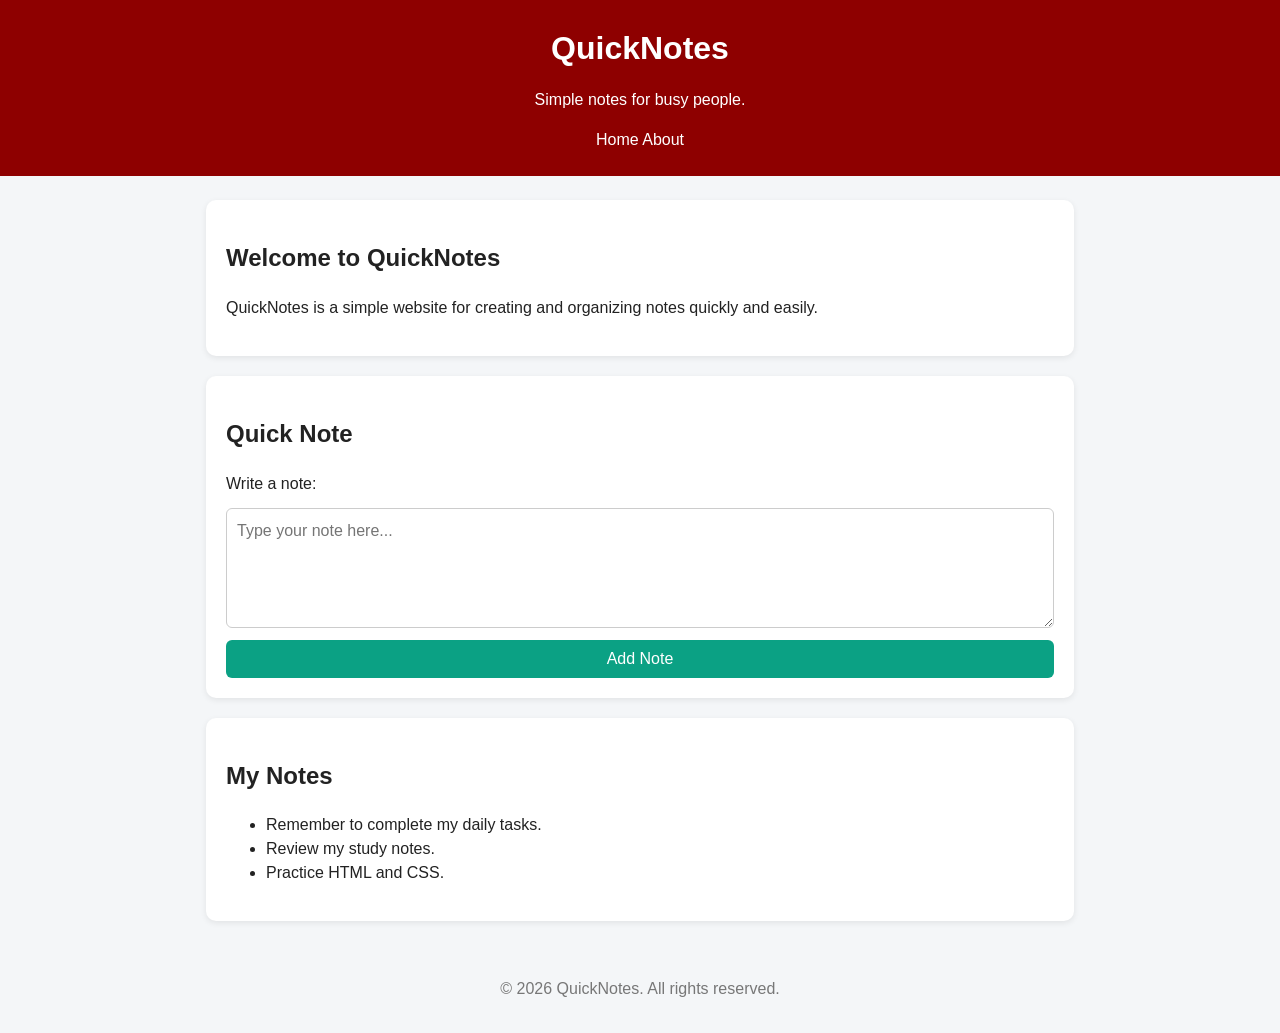
<file: index.html>
<!DOCTYPE html>
<html lang="en">
<head>
    <meta charset="UTF-8">
    <meta name="viewport" content="width=device-width, initial-scale=1.0">
    <title>QuickNotes</title>
    <link rel="stylesheet" href="style.css">
</head>

<body>

    <header>
        <h1>QuickNotes</h1>
        <p>Simple notes for busy people.</p>

        <nav>
            <a href="index.html">Home</a>
            <a href="about.html">About</a>
        </nav>
    </header>

    <main>

        <section>
            <h2>Welcome to QuickNotes</h2>
            <p>
                QuickNotes is a simple website for creating and organizing
                notes quickly and easily.
            </p>
        </section>

        <section>
            <h2>Quick Note</h2>

            <form id="note-form">
                <label for="note-input">Write a note:</label>

                <textarea
                    id="note-input"
                    name="note"
                    rows="4"
                    placeholder="Type your note here..."
                ></textarea>

                <button type="submit">Add Note</button>
            </form>
        </section>

        <section>
            <h2>My Notes</h2>

            <ul id="notes-list">
                <li>Remember to complete my daily tasks.</li>
                <li>Review my study notes.</li>
                <li>Practice HTML and CSS.</li>
            </ul>
        </section>

    </main>

    <footer>
        <p>&copy; 2026 QuickNotes. All rights reserved.</p>
    </footer>

</body>
</html>
</file>
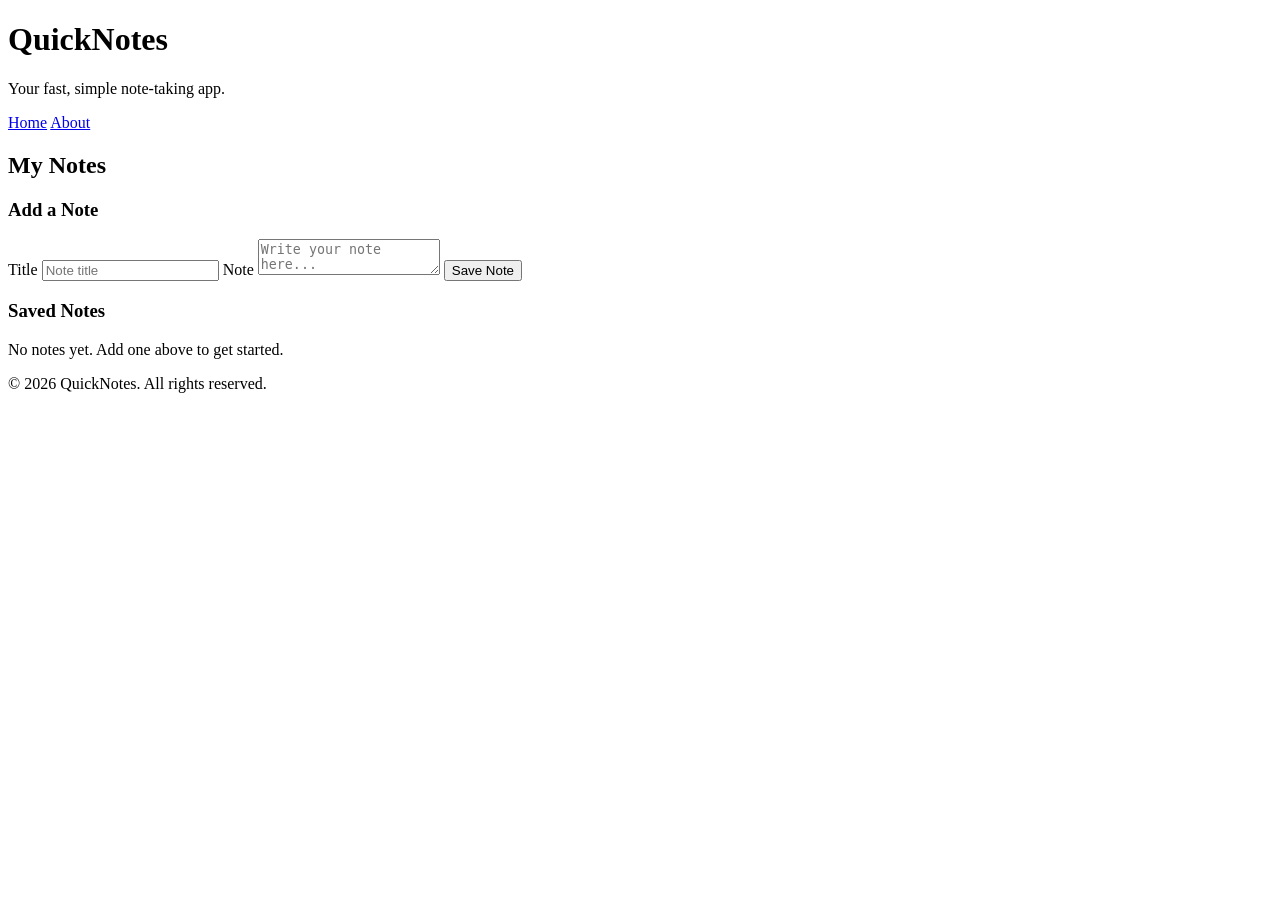
<file: day1/index.html>
<!DOCTYPE html>
<html lang="en">
  <head>
    <meta charset="UTF-8" />
    <meta name="viewport" content="width=device-width, initial-scale=1.0" />
    <title>QuickNotes</title>
  </head>
  <body>

    <header>
      <h1>QuickNotes</h1>
      <p>Your fast, simple note-taking app.</p>
      <nav>
        <a href="index.html">Home</a>
        <a href="about.html">About</a>
      </nav>
    </header>

    <main>
      <h2>My Notes</h2>

      <section>
        <h3>Add a Note</h3>
        <form>
          <label for="note-title">Title</label>
          <input type="text" id="note-title" name="note-title" placeholder="Note title" />

          <label for="note-body">Note</label>
          <textarea id="note-body" name="note-body" placeholder="Write your note here..."></textarea>

          <button type="submit">Save Note</button>
        </form>
      </section>

      <section>
        <h3>Saved Notes</h3>
        <p>No notes yet. Add one above to get started.</p>
      </section>
    </main>

    <footer>
      <p>&copy; 2026 QuickNotes. All rights reserved.</p>
    </footer>

  </body>
</html>
</file>
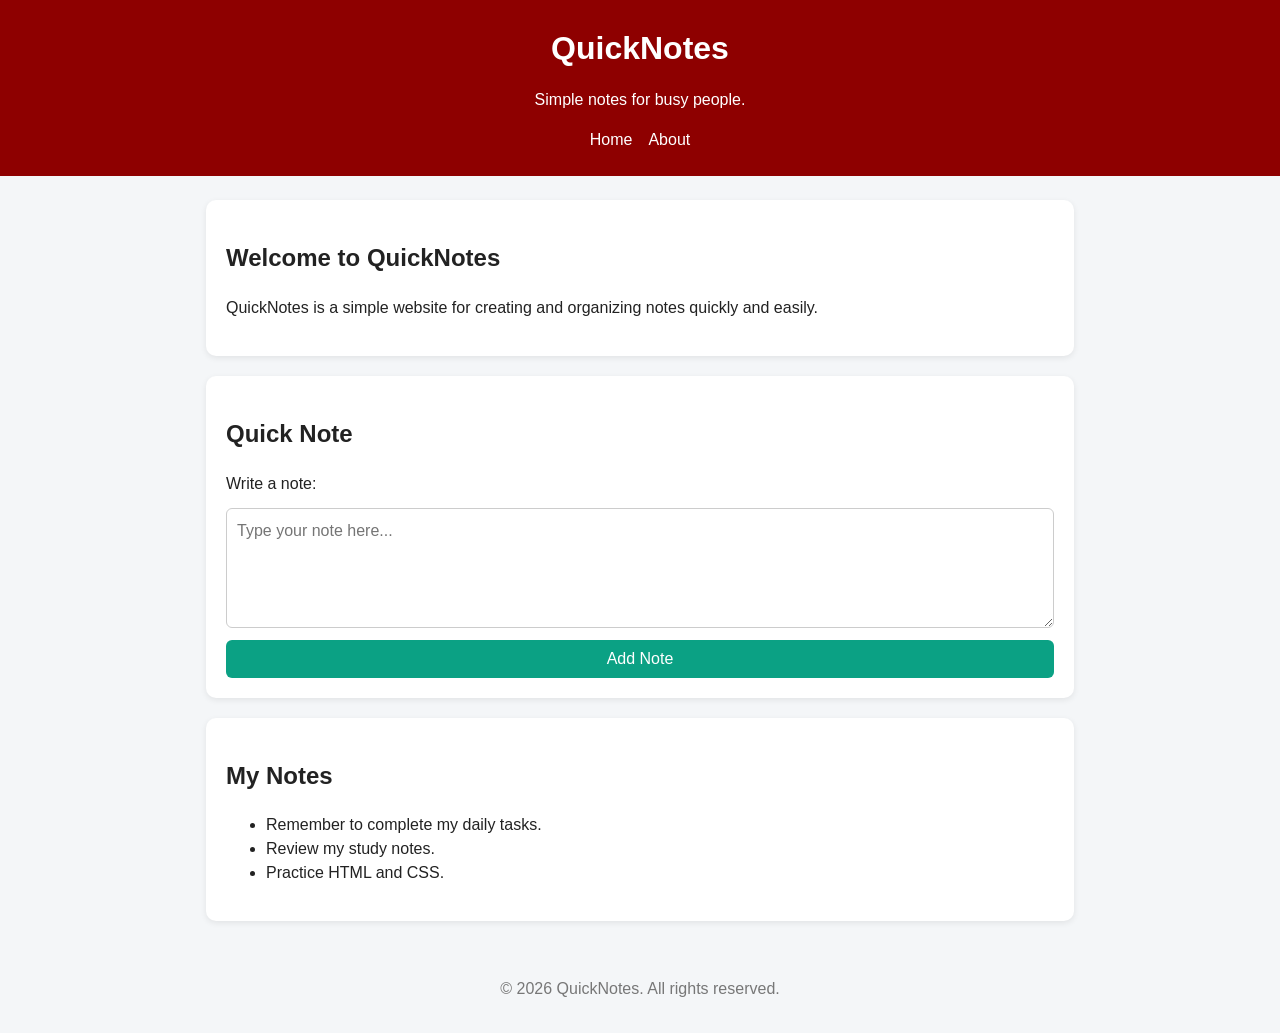
<file: day2/index.html>
<!DOCTYPE html>
<html lang="en">
<head>
    <meta charset="UTF-8">
    <meta name="viewport" content="width=device-width, initial-scale=1.0">
    <title>QuickNotes</title>
    <link rel="stylesheet" href="style.css">
</head>

<body>

    <header>
        <h1>QuickNotes</h1>
        <p>Simple notes for busy people.</p>

        <nav>
            <a href="index.html">Home</a>
            <a href="about.html">About</a>
        </nav>
    </header>

    <main>

        <section>
            <h2>Welcome to QuickNotes</h2>
            <p>
                QuickNotes is a simple website for creating and organizing
                notes quickly and easily.
            </p>
        </section>

        <section>
            <h2>Quick Note</h2>

            <form id="note-form">
                <label for="note-input">Write a note:</label>

                <textarea
                    id="note-input"
                    name="note"
                    rows="4"
                    placeholder="Type your note here..."
                ></textarea>

                <button type="submit">Add Note</button>
            </form>
        </section>

        <section>
            <h2>My Notes</h2>

            <ul id="notes-list">
                <li>Remember to complete my daily tasks.</li>
                <li>Review my study notes.</li>
                <li>Practice HTML and CSS.</li>
            </ul>
        </section>

    </main>

    <footer>
        <p>&copy; 2026 QuickNotes. All rights reserved.</p>
    </footer>

</body>
</html>
</file>
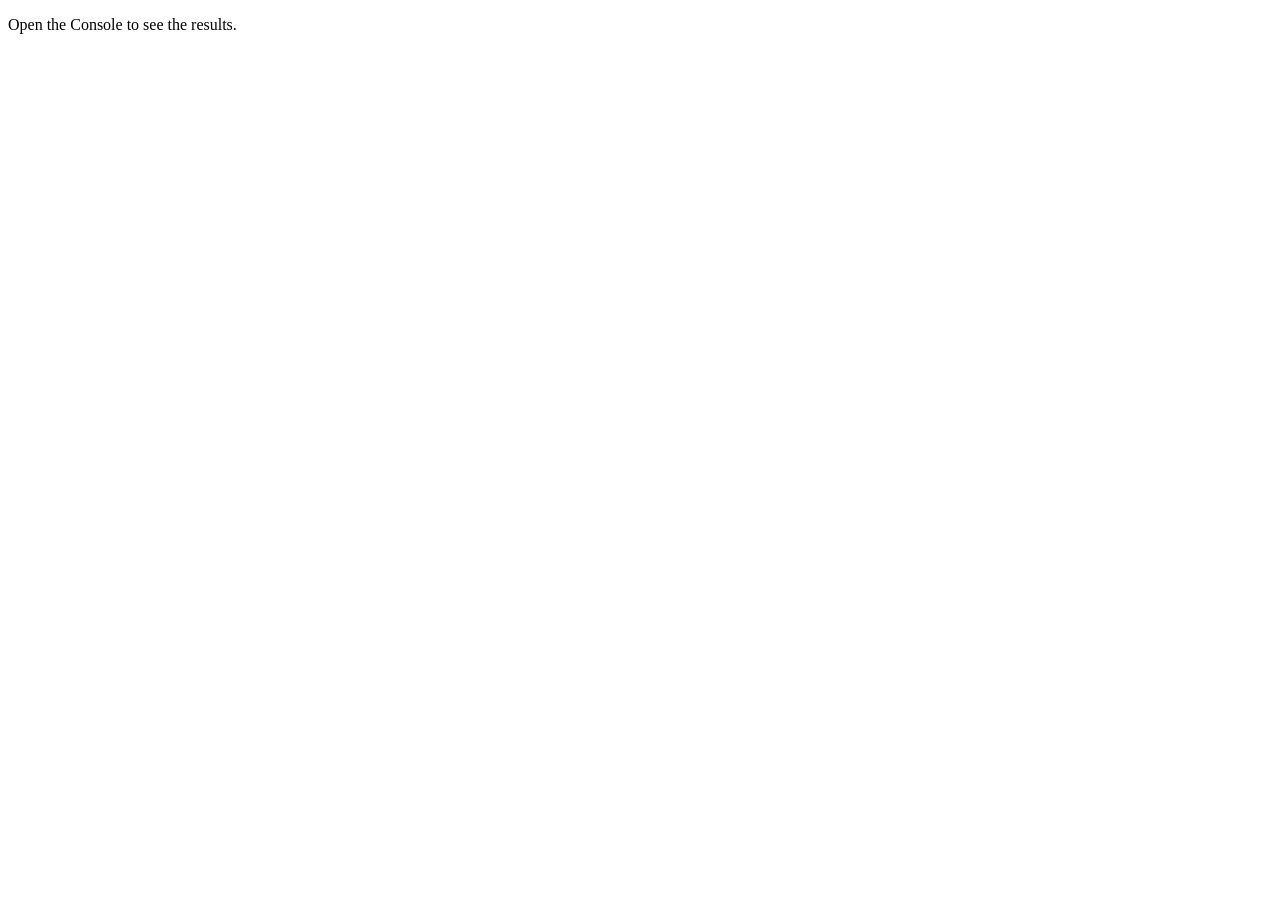
<file: day3/index.html>
<!DOCTYPE html>
<html lang="en">
<head>
    <meta charset="UTF-8">
    <meta name="viewport" content="width=device-width, initial-scale=1.0">
    <title>Notes Toolkit</title>
    <script src="script.js" defer></script>
</head>
<body>
    <p>Open the Console to see the results.</p>
</body>
</html>
</file>
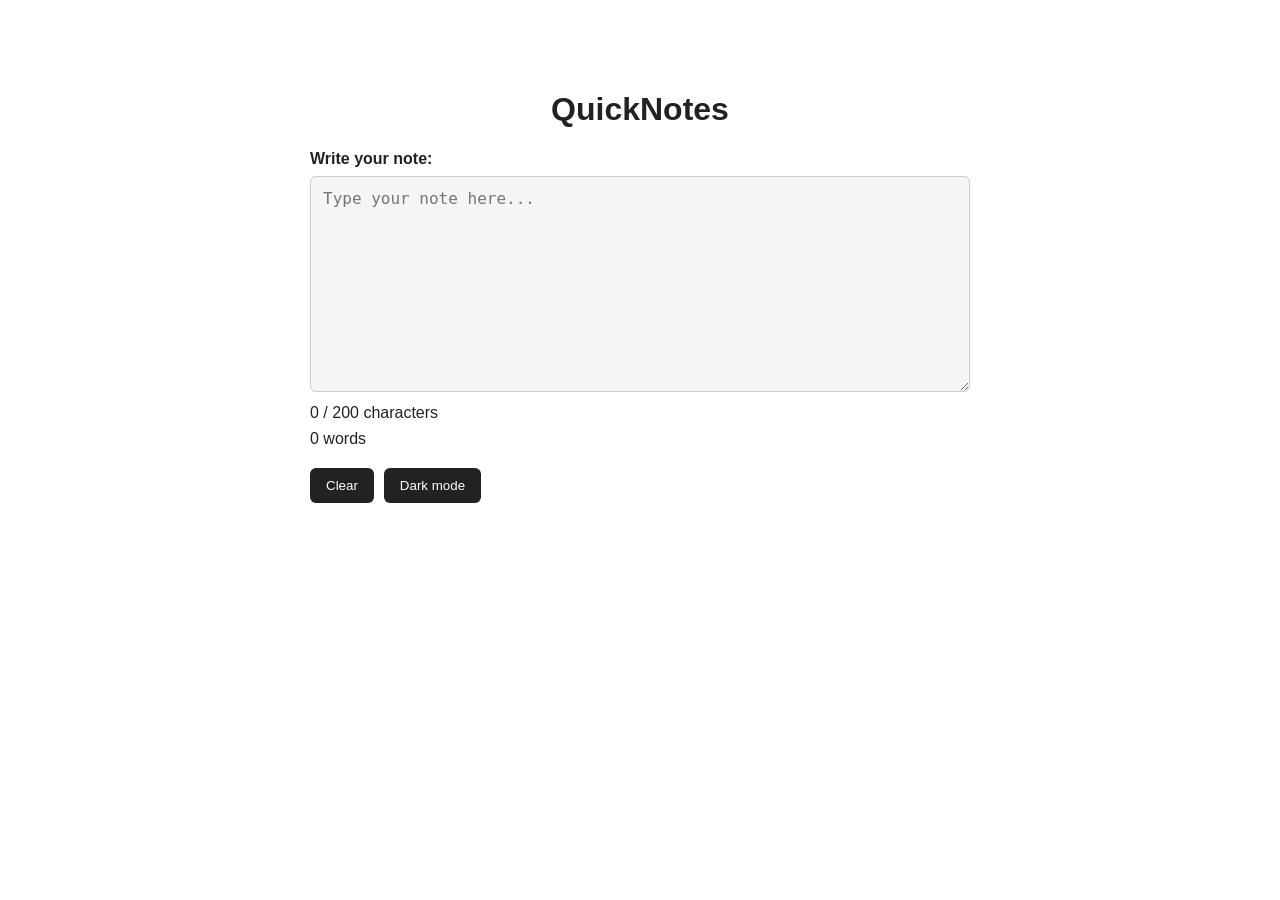
<file: day4/index.html>
﻿<!DOCTYPE html>
<html lang="en">
<head>
    <meta charset="UTF-8">
    <meta name="viewport" content="width=device-width, initial-scale=1.0">
    <title>QuickNotes - Day 4</title>
    <link rel="stylesheet" href="style.css">
    <script src="script.js" defer></script>
</head>
<body>
    <main class="container">
        <h1>QuickNotes</h1>

        <label for="note-text">Write your note:</label>

        <textarea
            id="note-text"
            rows="10"
            placeholder="Type your note here..."
        ></textarea>

        <p id="char-count">0 / 200 characters</p>
        <p id="word-count">0 words</p>

        <div class="buttons">
            <button id="clear-btn" type="button">Clear</button>
            <button id="theme-toggle" type="button">Dark mode</button>
        </div>
    </main>
</body>
</html>
</file>
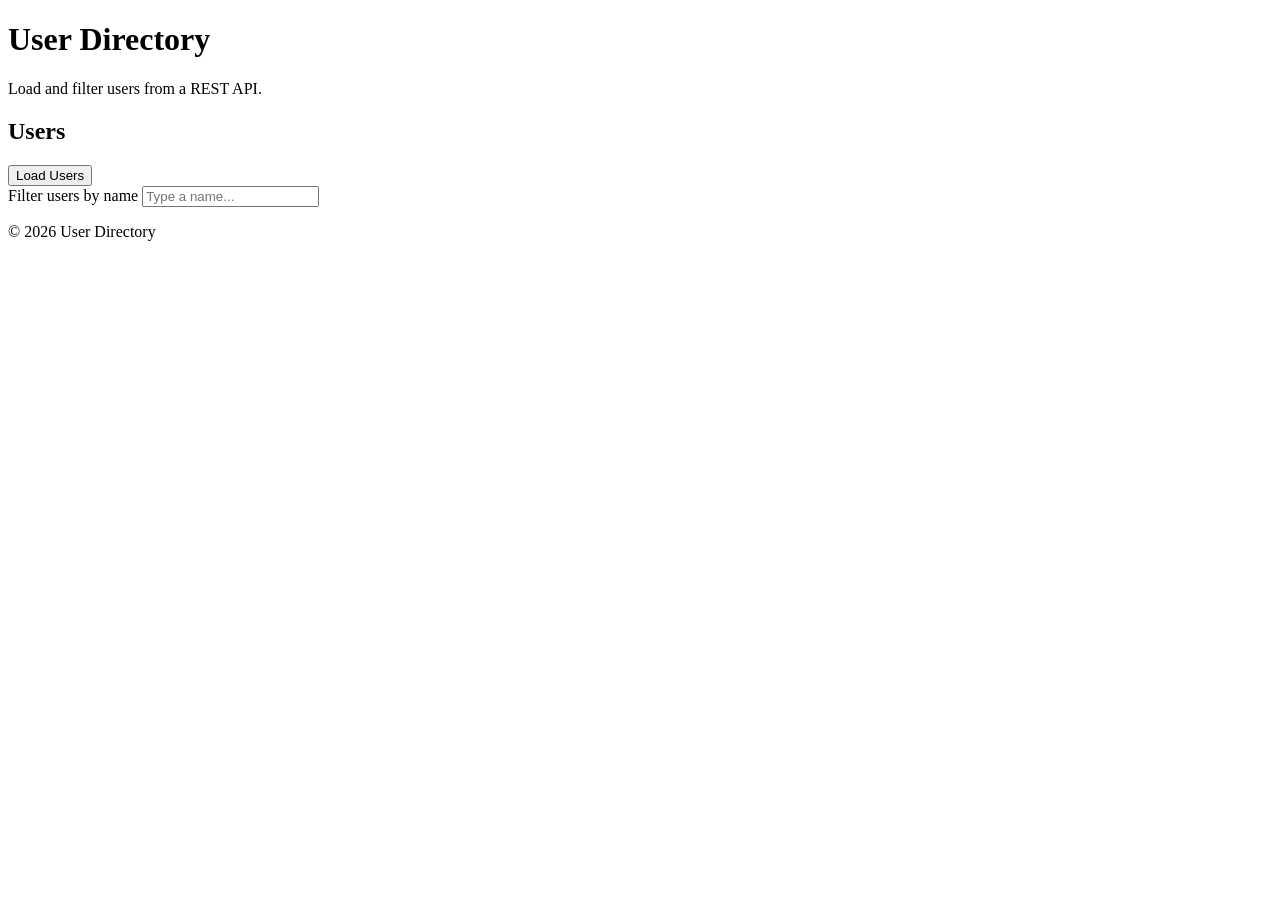
<file: day5/index.html>
<!DOCTYPE html>
<html lang="en">
<head>
    <meta charset="UTF-8">
    <meta name="viewport" content="width=device-width, initial-scale=1.0">
    <title>Day 5 - User Directory</title>
    <script src="users.js" defer></script>
</head>
<body>

    <header>
        <h1>User Directory</h1>
        <p>Load and filter users from a REST API.</p>
    </header>

    <main>
        <section>
            <h2>Users</h2>

            <button id="load-users" type="button">Load Users</button>

            <div>
                <label for="filter-input">Filter users by name</label>
                <input
                    type="text"
                    id="filter-input"
                    placeholder="Type a name..."
                >
            </div>

            <p id="status"></p>

            <ul id="users-list"></ul>
        </section>
    </main>

    <footer>
        <p>&copy; 2026 User Directory</p>
    </footer>

</body>
</html>
</file>
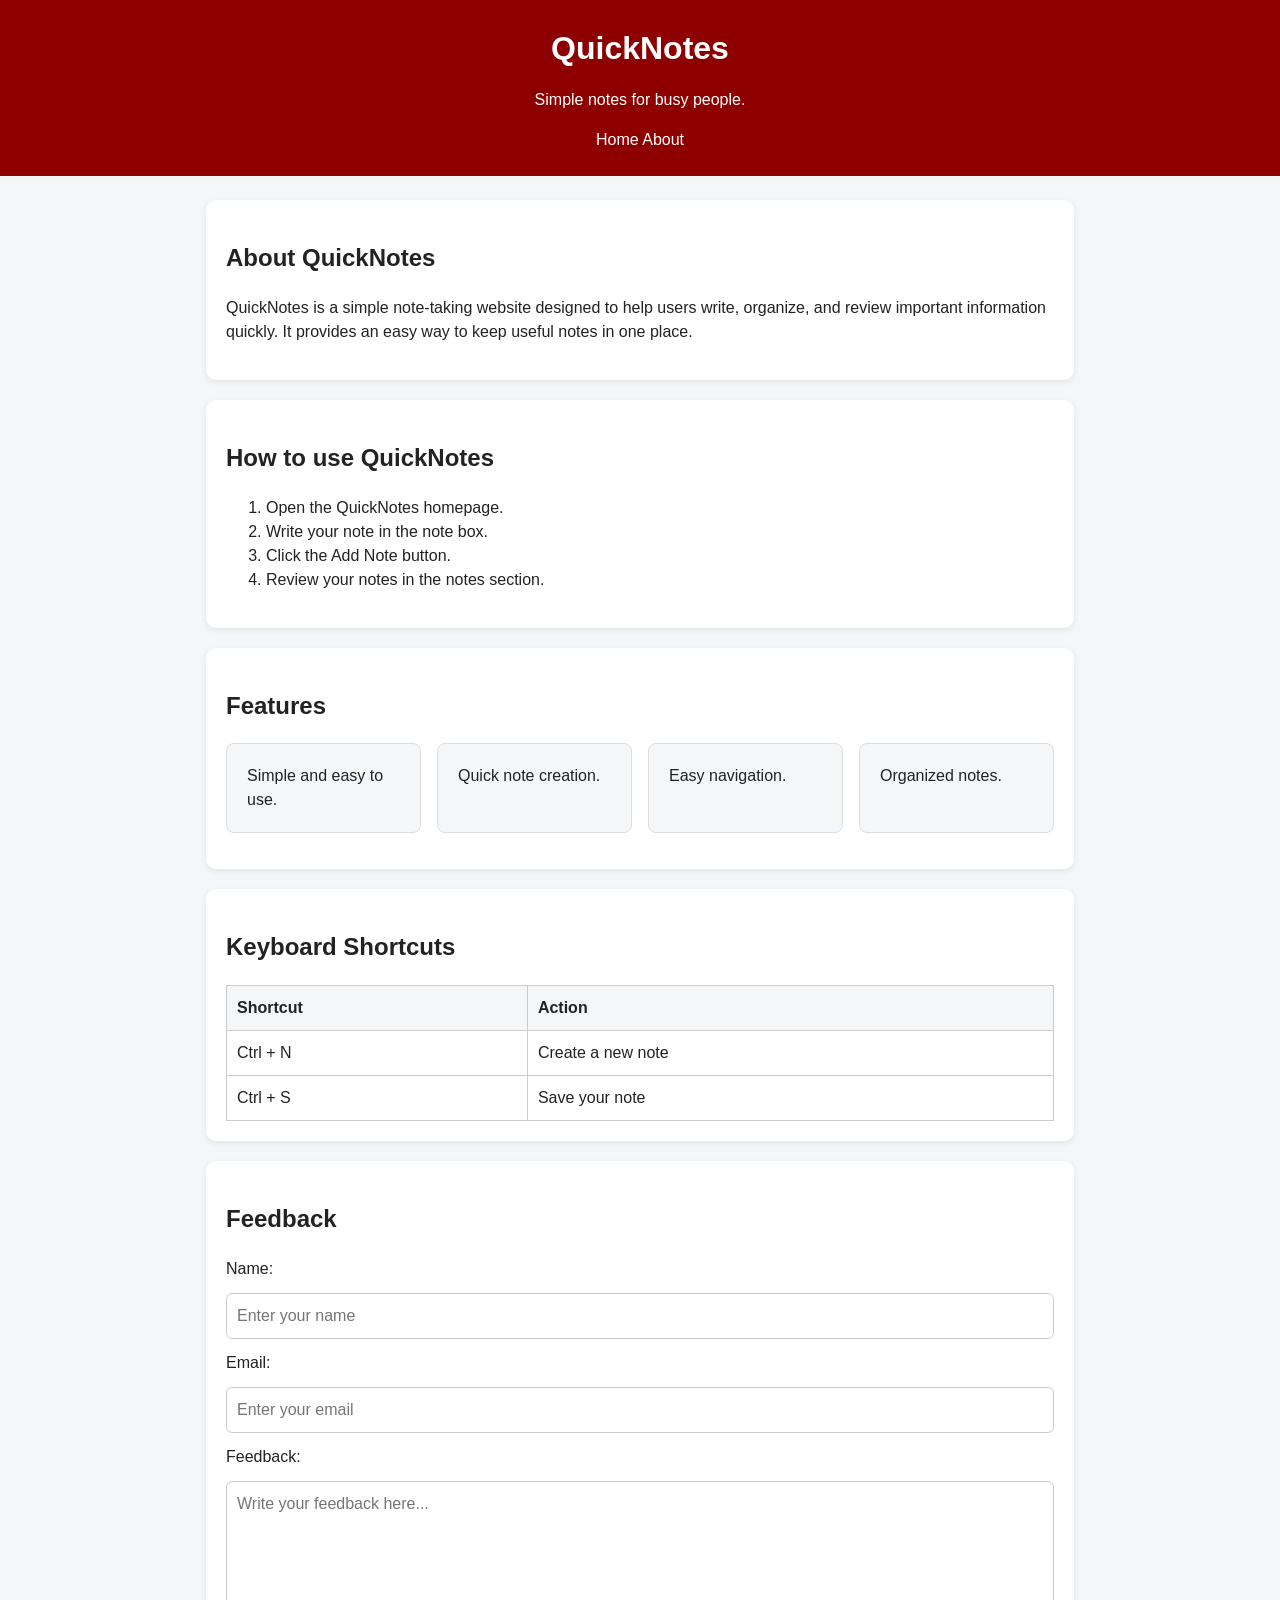
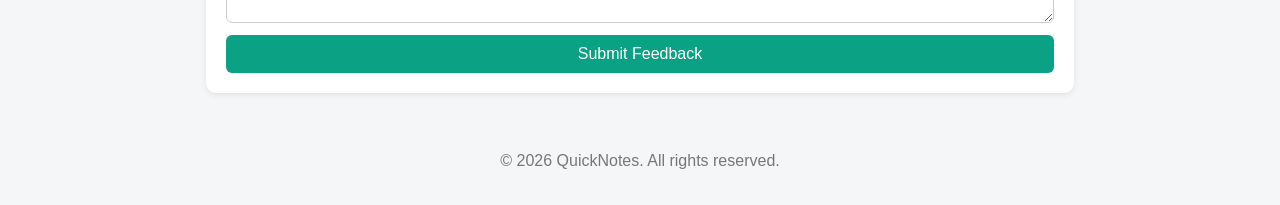
<file: about.html>
<!DOCTYPE html>
<html lang="en">
<head>
    <meta charset="UTF-8">
    <meta name="viewport" content="width=device-width, initial-scale=1.0">
    <title>About QuickNotes</title>
    <link rel="stylesheet" href="style.css">
</head>

<body>

    <header>
        <h1>QuickNotes</h1>
        <p>Simple notes for busy people.</p>

        <nav>
            <a href="index.html">Home</a>
            <a href="about.html">About</a>
        </nav>
    </header>

    <main>

        <section>
            <h2>About QuickNotes</h2>

            <p>
                QuickNotes is a simple note-taking website designed to help
                users write, organize, and review important information quickly.
                It provides an easy way to keep useful notes in one place.
            </p>
        </section>

        <section>
            <h2>How to use QuickNotes</h2>

            <ol>
                <li>Open the QuickNotes homepage.</li>
                <li>Write your note in the note box.</li>
                <li>Click the Add Note button.</li>
                <li>Review your notes in the notes section.</li>
            </ol>
        </section>

        <section>
            <h2>Features</h2>

            <ul class="features">
                <li>Simple and easy to use.</li>
                <li>Quick note creation.</li>
                <li>Easy navigation.</li>
                <li>Organized notes.</li>
            </ul>
        </section>

        <section>
            <h2>Keyboard Shortcuts</h2>

            <table>
                <thead>
                    <tr>
                        <th>Shortcut</th>
                        <th>Action</th>
                    </tr>
                </thead>

                <tbody>
                    <tr>
                        <td>Ctrl + N</td>
                        <td>Create a new note</td>
                    </tr>

                    <tr>
                        <td>Ctrl + S</td>
                        <td>Save your note</td>
                    </tr>
                </tbody>
            </table>
        </section>

        <section>
            <h2>Feedback</h2>

            <form id="feedback-form">

                <label for="name">Name:</label>

                <input
                    type="text"
                    id="name"
                    name="name"
                    placeholder="Enter your name"
                >

                <label for="email">Email:</label>

                <input
                    type="email"
                    id="email"
                    name="email"
                    placeholder="Enter your email"
                >

                <label for="feedback">Feedback:</label>

                <textarea
                    id="feedback"
                    name="feedback"
                    rows="5"
                    placeholder="Write your feedback here..."
                ></textarea>

                <button type="submit">Submit Feedback</button>

            </form>
        </section>

    </main>

    <footer>
        <p>&copy; 2026 QuickNotes. All rights reserved.</p>
    </footer>

</body>
</html>
</file>
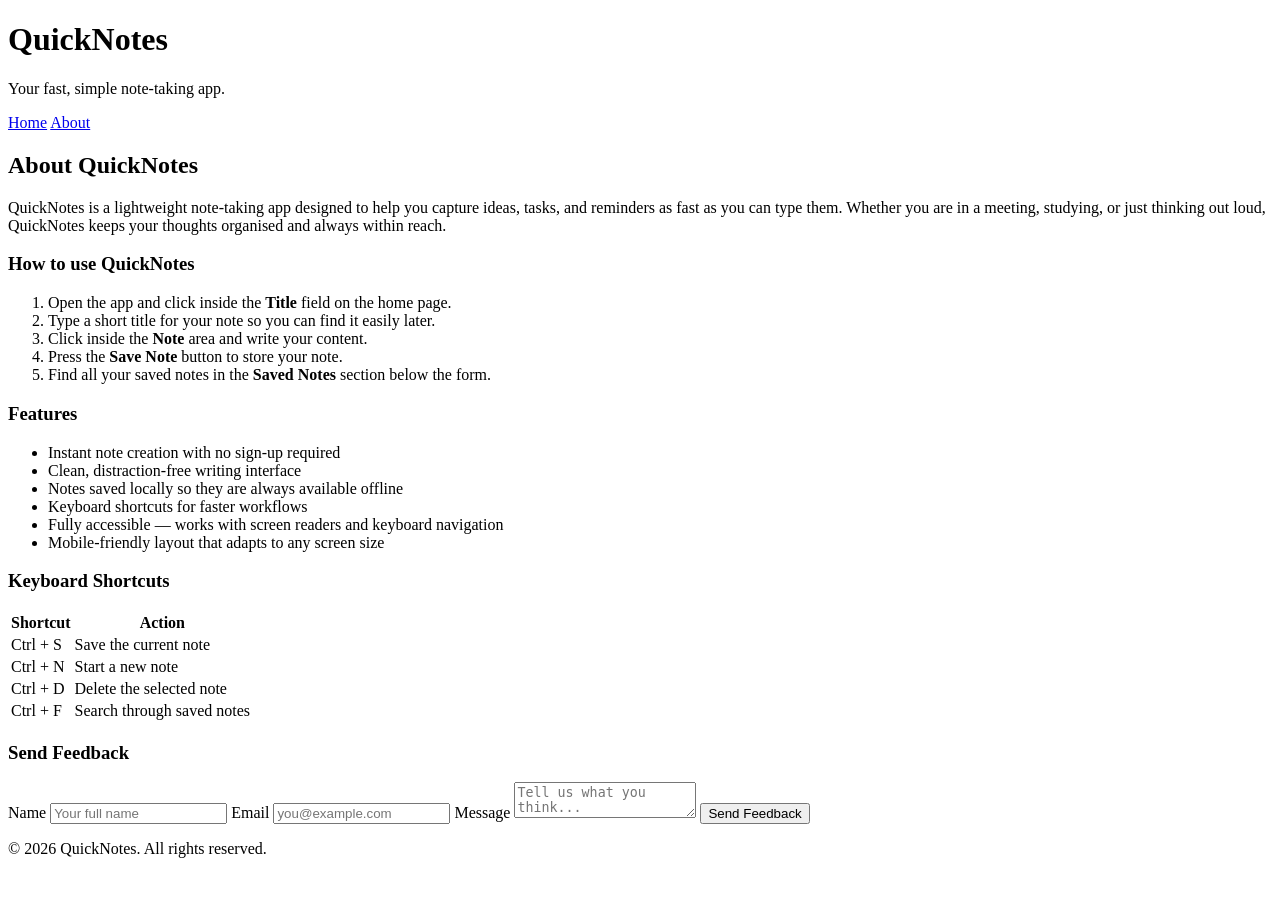
<file: day1/about.html>
<!DOCTYPE html>
<html lang="en">
  <head>
    <meta charset="UTF-8" />
    <meta name="viewport" content="width=device-width, initial-scale=1.0" />
    <title>About — QuickNotes</title>
  </head>
  <body>

    <header>
      <h1>QuickNotes</h1>
      <p>Your fast, simple note-taking app.</p>
      <nav>
        <a href="index.html">Home</a>
        <a href="about.html">About</a>
      </nav>
    </header>

    <main>
      <h2>About QuickNotes</h2>
      <p>
        QuickNotes is a lightweight note-taking app designed to help you
        capture ideas, tasks, and reminders as fast as you can type them.
        Whether you are in a meeting, studying, or just thinking out loud,
        QuickNotes keeps your thoughts organised and always within reach.
      </p>

      <section>
        <h3>How to use QuickNotes</h3>
        <ol>
          <li>Open the app and click inside the <strong>Title</strong> field on the home page.</li>
          <li>Type a short title for your note so you can find it easily later.</li>
          <li>Click inside the <strong>Note</strong> area and write your content.</li>
          <li>Press the <strong>Save Note</strong> button to store your note.</li>
          <li>Find all your saved notes in the <strong>Saved Notes</strong> section below the form.</li>
        </ol>
      </section>

      <section>
        <h3>Features</h3>
        <ul>
          <li>Instant note creation with no sign-up required</li>
          <li>Clean, distraction-free writing interface</li>
          <li>Notes saved locally so they are always available offline</li>
          <li>Keyboard shortcuts for faster workflows</li>
          <li>Fully accessible — works with screen readers and keyboard navigation</li>
          <li>Mobile-friendly layout that adapts to any screen size</li>
        </ul>
      </section>

      <section>
        <h3>Keyboard Shortcuts</h3>
        <table>
          <thead>
            <tr>
              <th>Shortcut</th>
              <th>Action</th>
            </tr>
          </thead>
          <tbody>
            <tr>
              <td>Ctrl + S</td>
              <td>Save the current note</td>
            </tr>
            <tr>
              <td>Ctrl + N</td>
              <td>Start a new note</td>
            </tr>
            <tr>
              <td>Ctrl + D</td>
              <td>Delete the selected note</td>
            </tr>
            <tr>
              <td>Ctrl + F</td>
              <td>Search through saved notes</td>
            </tr>
          </tbody>
        </table>
      </section>

      <section>
        <h3>Send Feedback</h3>
        <form>
          <label for="feedback-name">Name</label>
          <input
            type="text"
            id="feedback-name"
            name="feedback-name"
            placeholder="Your full name"
            required
          />

          <label for="feedback-email">Email</label>
          <input
            type="email"
            id="feedback-email"
            name="feedback-email"
            placeholder="you@example.com"
            required
          />

          <label for="feedback-message">Message</label>
          <textarea
            id="feedback-message"
            name="feedback-message"
            placeholder="Tell us what you think..."
            required
          ></textarea>

          <button type="submit">Send Feedback</button>
        </form>
      </section>
    </main>

    <footer>
      <p>&copy; 2026 QuickNotes. All rights reserved.</p>
    </footer>

  </body>
</html>
</file>
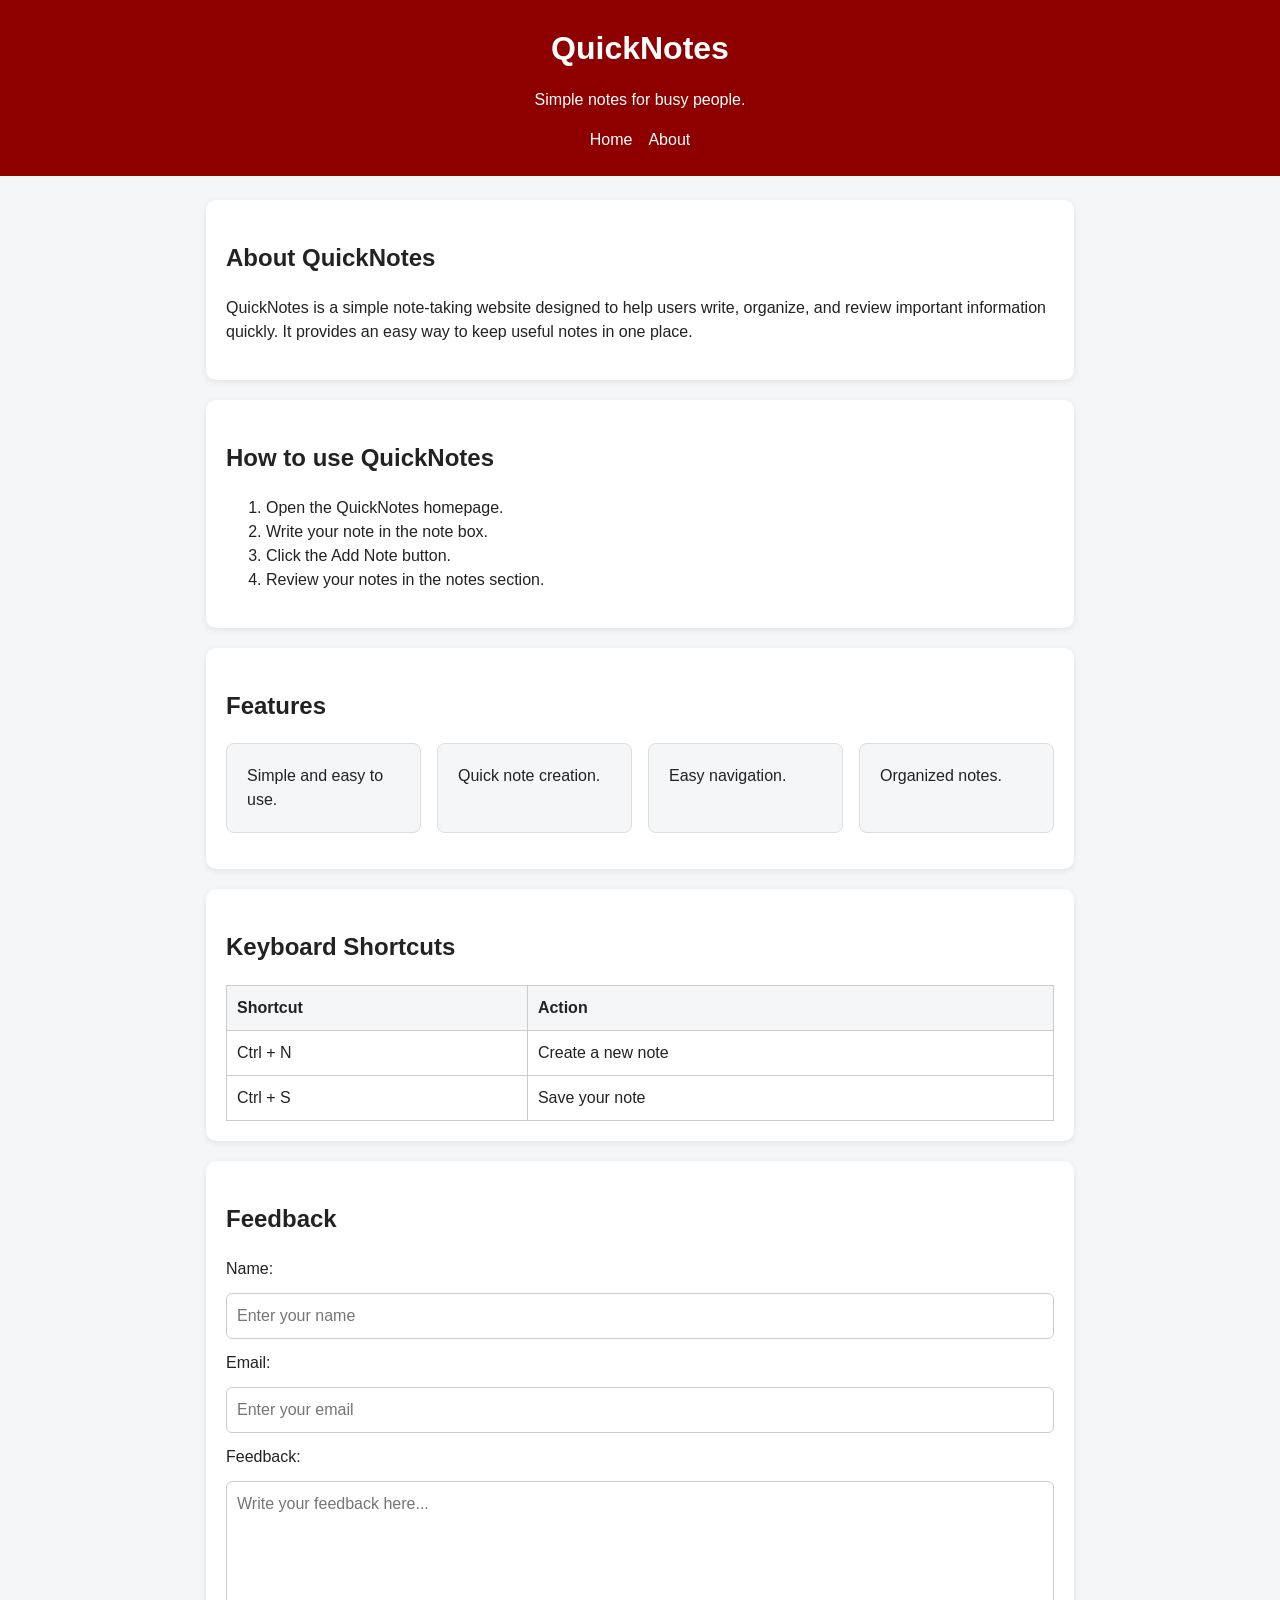
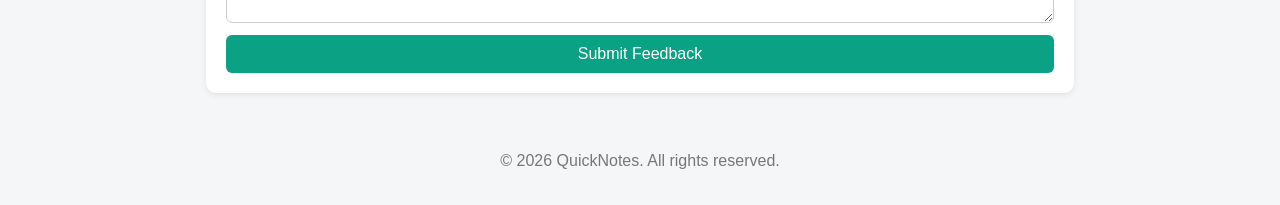
<file: day2/about.html>
<!DOCTYPE html>
<html lang="en">
<head>
    <meta charset="UTF-8">
    <meta name="viewport" content="width=device-width, initial-scale=1.0">
    <title>About QuickNotes</title>
    <link rel="stylesheet" href="style.css">
</head>

<body>

    <header>
        <h1>QuickNotes</h1>
        <p>Simple notes for busy people.</p>

        <nav>
            <a href="index.html">Home</a>
            <a href="about.html">About</a>
        </nav>
    </header>

    <main>

        <section>
            <h2>About QuickNotes</h2>

            <p>
                QuickNotes is a simple note-taking website designed to help
                users write, organize, and review important information quickly.
                It provides an easy way to keep useful notes in one place.
            </p>
        </section>

        <section>
            <h2>How to use QuickNotes</h2>

            <ol>
                <li>Open the QuickNotes homepage.</li>
                <li>Write your note in the note box.</li>
                <li>Click the Add Note button.</li>
                <li>Review your notes in the notes section.</li>
            </ol>
        </section>

        <section>
            <h2>Features</h2>

            <ul class="features">
                <li>Simple and easy to use.</li>
                <li>Quick note creation.</li>
                <li>Easy navigation.</li>
                <li>Organized notes.</li>
            </ul>
        </section>

        <section>
            <h2>Keyboard Shortcuts</h2>

            <table>
                <thead>
                    <tr>
                        <th>Shortcut</th>
                        <th>Action</th>
                    </tr>
                </thead>

                <tbody>
                    <tr>
                        <td>Ctrl + N</td>
                        <td>Create a new note</td>
                    </tr>

                    <tr>
                        <td>Ctrl + S</td>
                        <td>Save your note</td>
                    </tr>
                </tbody>
            </table>
        </section>

        <section>
            <h2>Feedback</h2>

            <form id="feedback-form">

                <label for="name">Name:</label>

                <input
                    type="text"
                    id="name"
                    name="name"
                    placeholder="Enter your name"
                >

                <label for="email">Email:</label>

                <input
                    type="email"
                    id="email"
                    name="email"
                    placeholder="Enter your email"
                >

                <label for="feedback">Feedback:</label>

                <textarea
                    id="feedback"
                    name="feedback"
                    rows="5"
                    placeholder="Write your feedback here..."
                ></textarea>

                <button type="submit">Submit Feedback</button>

            </form>
        </section>

    </main>

    <footer>
        <p>&copy; 2026 QuickNotes. All rights reserved.</p>
    </footer>

</body>
</html>
</file>
<file: style.css>
/* Reset */
*,
*::before,
*::after {
    box-sizing: border-box;
}

/* Base body styles */
body {
    margin: 0;
    font-family: "Segoe UI", Arial, sans-serif;
    background-color: #f4f6f8;
    color: #222;
    line-height: 1.5;
}

/* Header */
header {
    background-color: #8e0000;
    color: white;
    text-align: center;
    padding: 24px 16px;
}

header h1 {
    margin: 0;
}

/* Navigation */
nav ul {
    display: flex;
    justify-content: center;
    gap: 16px;
    list-style: none;
    padding: 0;
    margin: 16px 0 0;
}

nav a {
    color: white;
    text-decoration: none;
    transition: opacity 0.2s ease, transform 0.2s ease;
}

nav a:hover {
    opacity: 0.75;
    transform: translateY(-2px);
}

/* Main content */
main {
    max-width: 900px;
    margin: 24px auto;
    padding: 0 16px;
}

/* White card sections */
section {
    background-color: white;
    padding: 20px;
    border-radius: 10px;
    margin-bottom: 20px;
    box-shadow: 0 2px 6px rgba(0, 0, 0, 0.08);
}

/* Features grid */
.features {
    display: grid;
    grid-template-columns: repeat(auto-fit, minmax(180px, 1fr));
    gap: 16px;
    list-style: none;
    padding: 0;
}

.features li {
    background-color: #f4f6f8;
    padding: 20px;
    border-radius: 8px;
    border: 1px solid #ddd;
}

/* Shortcuts table */
table {
    width: 100%;
    border-collapse: collapse;
}

th,
td {
    border: 1px solid #ccc;
    padding: 10px;
    text-align: left;
}

th {
    background-color: #f4f6f8;
}

/* Feedback form */
form {
    display: flex;
    flex-direction: column;
    gap: 12px;
}

form input,
form textarea {
    width: 100%;
    padding: 10px;
    border: 1px solid #ccc;
    border-radius: 6px;
    font: inherit;
}

form textarea {
    min-height: 120px;
    resize: vertical;
}

/* Buttons */
button {
    background-color: #0ba184;
    color: white;
    border: none;
    padding: 10px 18px;
    border-radius: 6px;
    font-size: 1rem;
    cursor: pointer;
    transition: background-color 0.2s ease, transform 0.2s ease;
}

button:hover {
    background-color: #088a70;
    transform: translateY(-2px);
}

/* Footer */
footer {
    text-align: center;
    color: #777;
    padding: 16px;
}

/* Mobile */
@media (max-width: 600px) {
    header {
        font-size: 0.9rem;
        padding: 18px 12px;
    }

    nav ul {
        gap: 12px;
    }

    main {
        margin-top: 16px;
    }
}
</file>
<file: day2/style.css>
﻿/* Reset */
*,
*::before,
*::after {
    box-sizing: border-box;
}

/* Base body styles */
body {
    margin: 0;
    font-family: "Segoe UI", Arial, sans-serif;
    background-color: #f4f6f8;
    color: #222;
    line-height: 1.5;
}

/* Header */
header {
    background-color: #8e0000;
    color: white;
    text-align: center;
    padding: 24px 16px;
}

header h1 {
    margin: 0;
}

/* Navigation */
nav {
    display: flex;
    justify-content: center;
    gap: 16px;
    list-style: none;
    padding: 0;
    margin: 16px 0 0;
}

nav a {
    color: white;
    text-decoration: none;
    transition: opacity 0.2s ease, transform 0.2s ease;
}

nav a:hover {
    opacity: 0.75;
    transform: translateY(-2px);
}

/* Main content */
main {
    max-width: 900px;
    margin: 24px auto;
    padding: 0 16px;
}

/* White card sections */
section {
    background-color: white;
    padding: 20px;
    border-radius: 10px;
    margin-bottom: 20px;
    box-shadow: 0 2px 6px rgba(0, 0, 0, 0.08);
}

/* Features grid */
.features {
    display: grid;
    grid-template-columns: repeat(auto-fit, minmax(180px, 1fr));
    gap: 16px;
    list-style: none;
    padding: 0;
}

.features li {
    background-color: #f4f6f8;
    padding: 20px;
    border-radius: 8px;
    border: 1px solid #ddd;
}

/* Shortcuts table */
table {
    width: 100%;
    border-collapse: collapse;
}

th,
td {
    border: 1px solid #ccc;
    padding: 10px;
    text-align: left;
}

th {
    background-color: #f4f6f8;
}

/* Feedback form */
form {
    display: flex;
    flex-direction: column;
    gap: 12px;
}

form input,
form textarea {
    width: 100%;
    padding: 10px;
    border: 1px solid #ccc;
    border-radius: 6px;
    font: inherit;
}

form textarea {
    min-height: 120px;
    resize: vertical;
}

/* Buttons */
button {
    background-color: #0ba184;
    color: white;
    border: none;
    padding: 10px 18px;
    border-radius: 6px;
    font-size: 1rem;
    cursor: pointer;
    transition: background-color 0.2s ease, transform 0.2s ease;
}

button:hover {
    background-color: #088a70;
    transform: translateY(-2px);
}

/* Footer */
footer {
    text-align: center;
    color: #777;
    padding: 16px;
}

/* Mobile */
@media (max-width: 600px) {
    header {
        font-size: 0.9rem;
        padding: 18px 12px;
    }

    nav {
        gap: 12px;
    }

    main {
        margin-top: 16px;
    }
}
</file>
<file: day4/style.css>
﻿:root {
    --bg-color: #ffffff;
    --text-color: #222222;
    --input-bg: #f5f5f5;
    --border-color: #cccccc;
    --button-bg: #222222;
    --button-text: #ffffff;
}

body.dark {
    --bg-color: #222222;
    --text-color: #ffffff;
    --input-bg: #333333;
    --border-color: #555555;
    --button-bg: #ffffff;
    --button-text: #222222;
}

* {
    box-sizing: border-box;
}

body {
    margin: 0;
    font-family: Arial, sans-serif;
    background-color: var(--bg-color);
    color: var(--text-color);
    transition: background-color 0.3s, color 0.3s;
}

.container {
    max-width: 700px;
    margin: 50px auto;
    padding: 20px;
}

h1 {
    text-align: center;
}

label {
    display: block;
    margin-bottom: 8px;
    font-weight: bold;
}

textarea {
    width: 100%;
    padding: 12px;
    font-size: 16px;
    background-color: var(--input-bg);
    color: var(--text-color);
    border: 1px solid var(--border-color);
    border-radius: 6px;
    resize: vertical;
}

p {
    margin: 8px 0;
}

.buttons {
    margin-top: 20px;
    display: flex;
    gap: 10px;
}

button {
    padding: 10px 16px;
    border: none;
    border-radius: 6px;
    background-color: var(--button-bg);
    color: var(--button-text);
    cursor: pointer;
}

.warning {
    color: orange;
}

.over {
    color: red;
    font-weight: bold;
}
</file>
